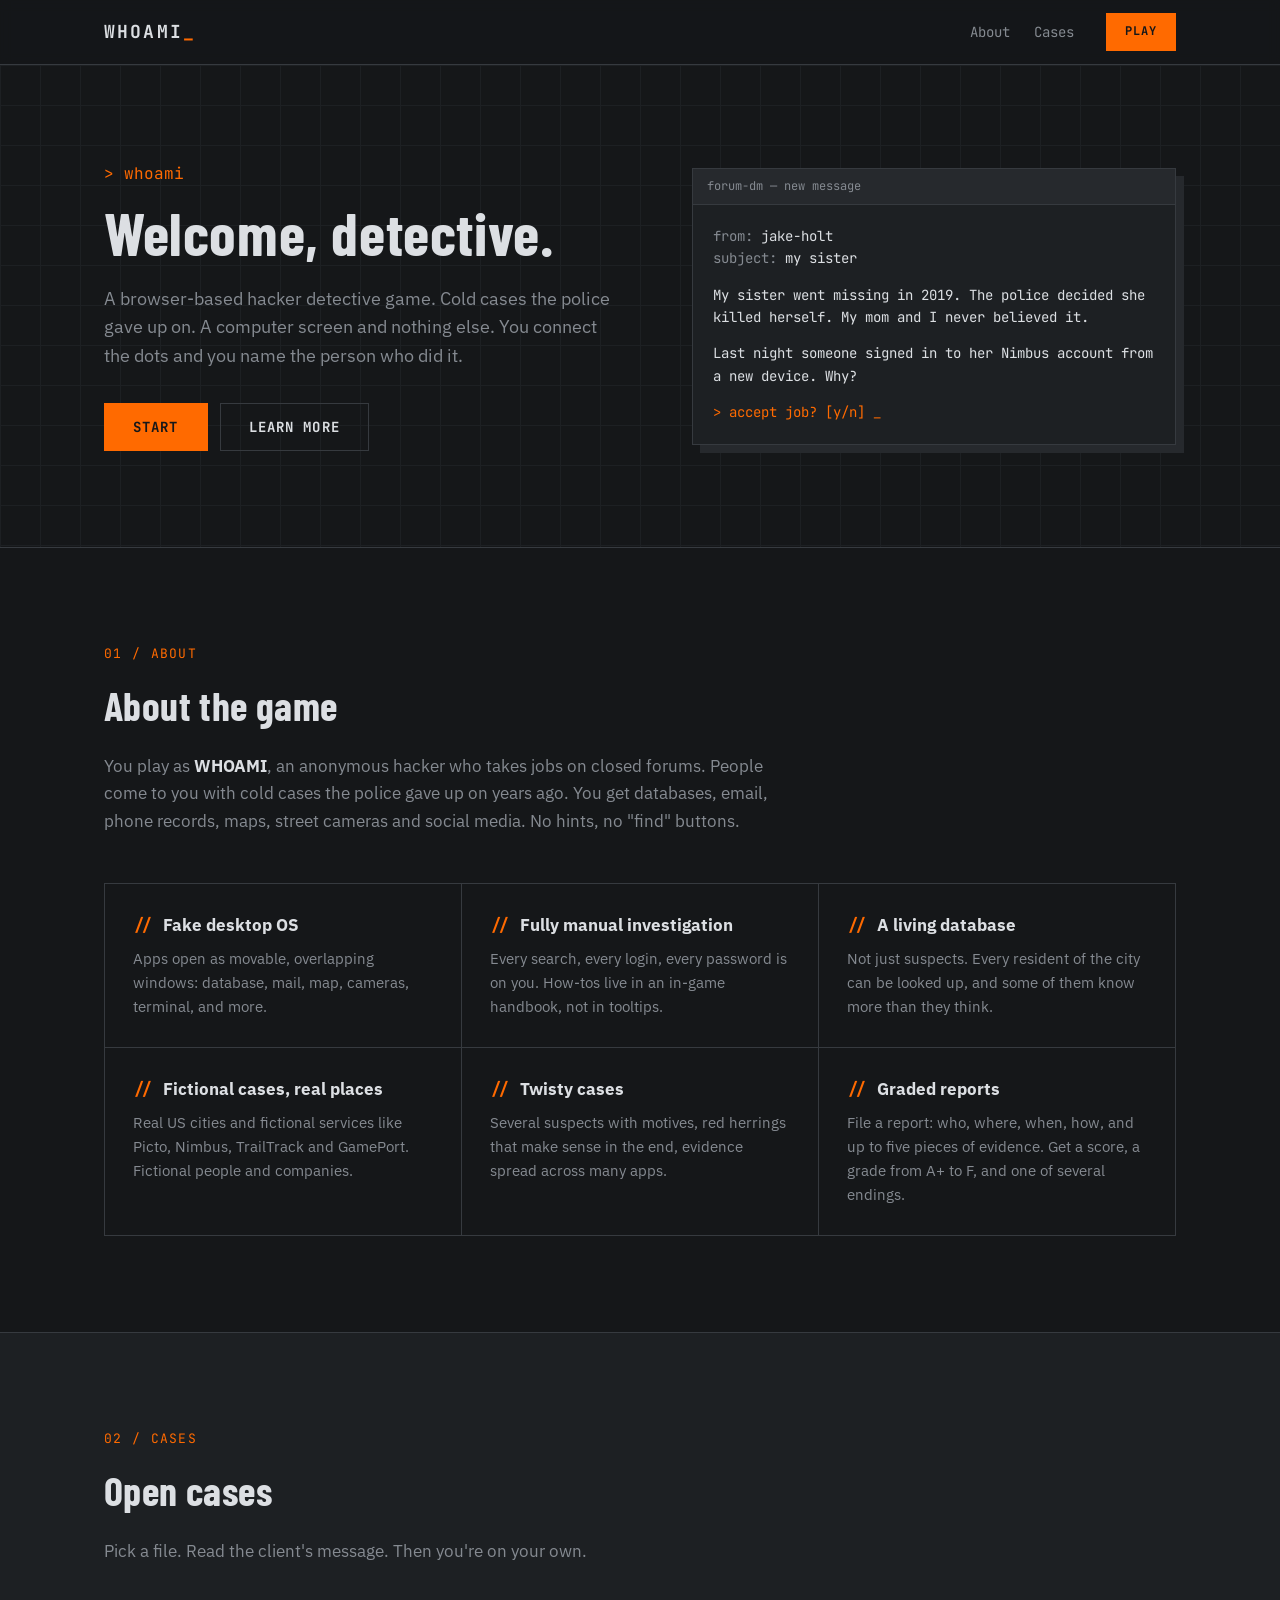
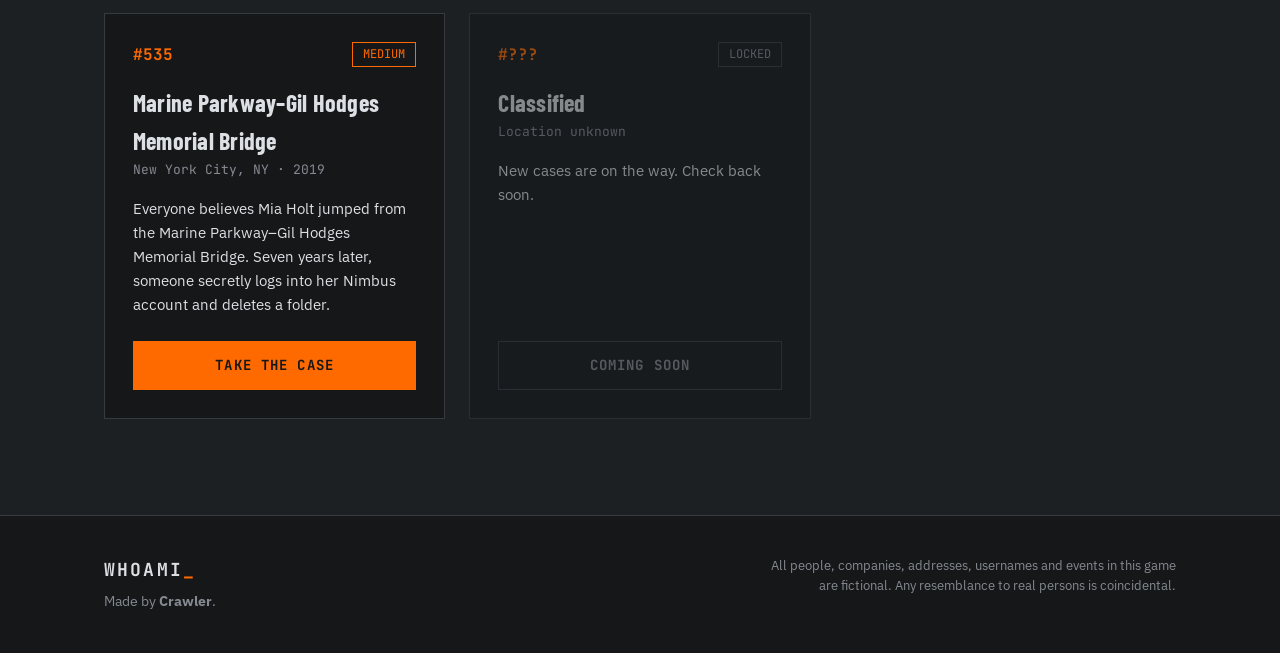
<file: index.html>
<!DOCTYPE html>
<html lang="en">
<head>
  <meta charset="UTF-8">
  <meta name="viewport" content="width=device-width, initial-scale=1.0">
  <title>WHOAMI</title>

  <!-- Fonts: Barlow Condensed (headings), IBM Plex Sans (UI), JetBrains Mono (labels, data) -->
  <link rel="preconnect" href="https://fonts.googleapis.com">
  <link rel="preconnect" href="https://fonts.gstatic.com" crossorigin>
  <link rel="stylesheet" href="https://fonts.googleapis.com/css2?family=Barlow+Condensed:wght@600;700&family=IBM+Plex+Sans:wght@400;500;600&family=JetBrains+Mono:wght@400;500;700&display=swap">

  <link rel="stylesheet" href="css/style.css">
</head>
<body>
  <!-- Nav -->
  <nav class="nav">
    <div class="container nav-inner">
      <a href="#" class="logo">WHOAMI<span class="cursor">_</span></a>
      <ul class="nav-links">
        <li><a href="#about">About</a></li>
        <li><a href="#cases">Cases</a></li>
      </ul>
      <a href="#cases" class="btn btn-small" data-cursor="PLAY">Play</a>
    </div>
  </nav>

  <!-- Header -->
  <header class="hero">
    <div class="container hero-inner">
      <div class="hero-text">
        <p class="prompt">&gt; whoami</p>
        <h1>Welcome, detective.</h1>
        <p class="hero-lead">
          A browser-based hacker detective game. Cold cases the police gave up on.
          A computer screen and nothing else. You connect the dots and you name the person who did it.
        </p>
        <div class="hero-actions">
          <a href="#cases" class="btn" data-cursor="START">Start</a>
          <a href="#about" class="btn btn-ghost" data-cursor="READ FILE">Learn more</a>
        </div>
      </div>

      <div class="terminal" aria-hidden="true">
        <div class="terminal-bar">
          <span>forum-dm — new message</span>
        </div>
        <div class="terminal-body">
          <p><span class="muted">from:</span> jake-holt</p>
          <p><span class="muted">subject:</span> my sister</p>
          <p class="terminal-msg">
            My sister went missing in 2019. The police decided she killed herself.
            My mom and I never believed it.
          </p>
          <p class="terminal-msg">
            Last night someone signed in to her Nimbus account from a new device. Why?
          </p>
          <p class="accent">&gt; accept job? [y/n] <span class="cursor">_</span></p>
        </div>
      </div>
    </div>
  </header>

  <main>
    <!-- About -->
    <section id="about" class="section">
      <div class="container">
        <p class="section-label">01 / About</p>
        <h2>About the game</h2>
        <p class="section-lead">
          You play as <strong>WHOAMI</strong>, an anonymous hacker who takes jobs on closed forums.
          People come to you with cold cases the police gave up on years ago. You get databases, email,
          phone records, maps, street cameras and social media. No hints, no "find" buttons.
        </p>

        <div class="features">
          <article class="feature">
            <h3>Fake desktop OS</h3>
            <p>Apps open as movable, overlapping windows: database, mail, map, cameras, terminal, and more.</p>
          </article>
          <article class="feature">
            <h3>Fully manual investigation</h3>
            <p>Every search, every login, every password is on you. How-tos live in an in-game handbook, not in tooltips.</p>
          </article>
          <article class="feature">
            <h3>A living database</h3>
            <p>Not just suspects. Every resident of the city can be looked up, and some of them know more than they think.</p>
          </article>
          <article class="feature">
            <h3>Fictional cases, real places</h3>
            <p>Real US cities and fictional services like Picto, Nimbus, TrailTrack and GamePort. Fictional people and companies.</p>
          </article>
          <article class="feature">
            <h3>Twisty cases</h3>
            <p>Several suspects with motives, red herrings that make sense in the end, evidence spread across many apps.</p>
          </article>
          <article class="feature">
            <h3>Graded reports</h3>
            <p>File a report: who, where, when, how, and up to five pieces of evidence. Get a score, a grade from A+ to F, and one of several endings.</p>
          </article>
        </div>
      </div>
    </section>

    <!-- Cases -->
    <section id="cases" class="section section-alt">
      <div class="container">
        <p class="section-label">02 / Cases</p>
        <h2>Open cases</h2>
        <p class="section-lead">Pick a file. Read the client's message. Then you're on your own.</p>

        <div class="cases">
          <article class="case-card">
            <div class="case-head">
              <span class="case-id">#535</span>
              <span class="tag tag-medium">Medium</span>
            </div>
            <h3>Marine Parkway–Gil Hodges Memorial Bridge</h3>
            <p class="case-meta">New York City, NY · 2019</p>
            <p class="case-summary">
              Everyone believes Mia Holt jumped from the Marine Parkway–Gil Hodges Memorial Bridge. Seven years later, someone secretly
              logs into her Nimbus account and deletes a folder.
            </p>
            <a href="game.html?case=535" class="btn btn-block" data-cursor="OPEN CASE #535">Take the case</a>
          </article>

          <article class="case-card case-locked">
            <div class="case-head">
              <span class="case-id">#???</span>
              <span class="tag">Locked</span>
            </div>
            <h3>Classified</h3>
            <p class="case-meta">Location unknown</p>
            <p class="case-summary">New cases are on the way. Check back soon.</p>
            <span class="btn btn-block btn-disabled" data-cursor="ACCESS DENIED">Coming soon</span>
          </article>
        </div>
      </div>
    </section>
  </main>

  <!-- Footer -->
  <footer class="footer">
    <div class="container footer-inner">
      <div>
        <a href="#" class="logo">WHOAMI<span class="cursor">_</span></a>
        <p class="footer-note">Made by <strong>Crawler</strong>.</p>
      </div>
      <p class="footer-disclaimer">
        All people, companies, addresses, usernames and events in this game are fictional.
        Any resemblance to real persons is coincidental.
      </p>
    </div>
  </footer>
  <script src="js/cursor.js"></script>
</body>
</html>
</file>
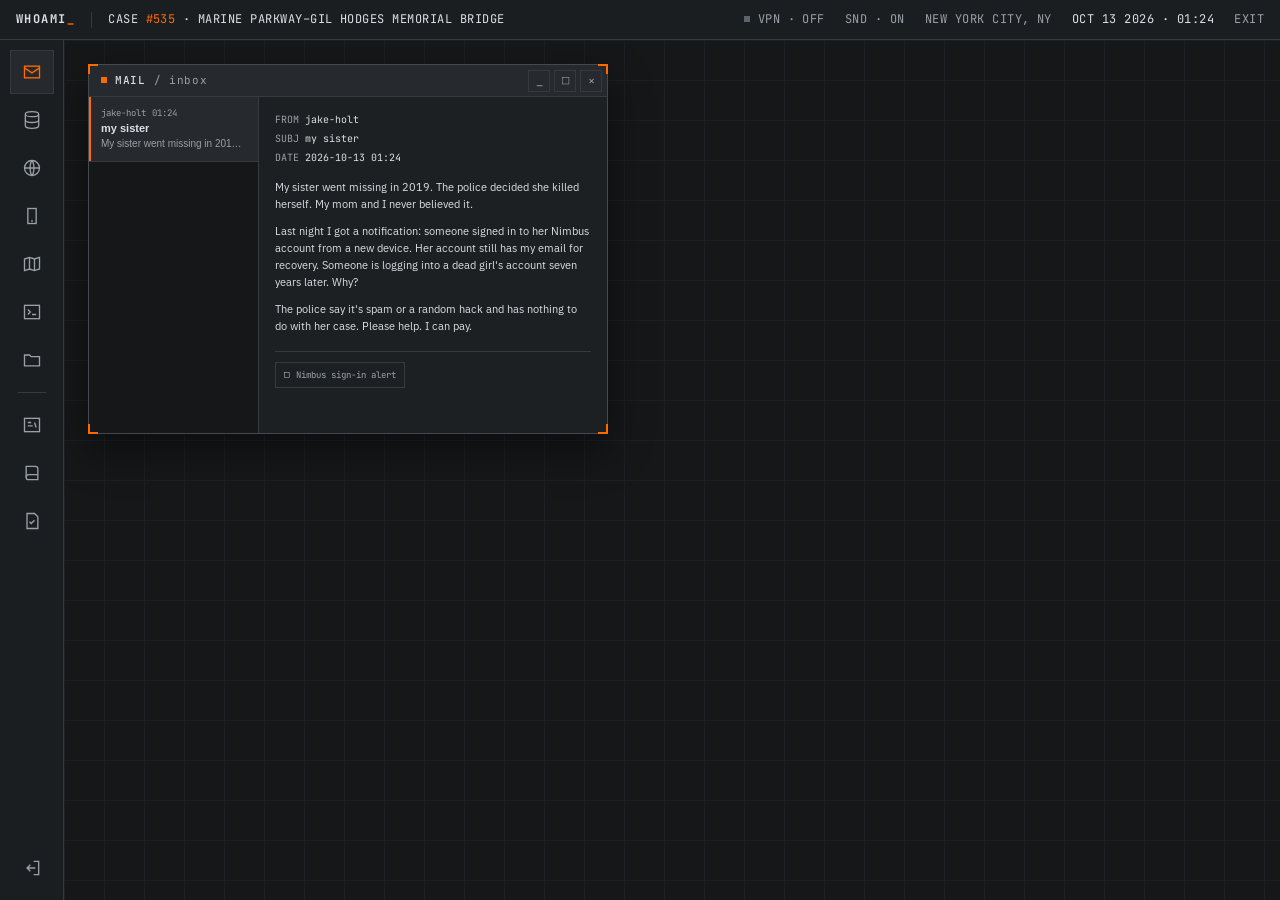
<file: game.html>
<!DOCTYPE html>
<html lang="en">
<head>
  <meta charset="UTF-8">
  <meta name="viewport" content="width=device-width, initial-scale=1.0">
  <title>WHOAMI — Case</title>

  <!-- Fonts: Barlow Condensed (headings), IBM Plex Sans (UI), JetBrains Mono (labels, data) -->
  <link rel="preconnect" href="https://fonts.googleapis.com">
  <link rel="preconnect" href="https://fonts.gstatic.com" crossorigin>
  <link rel="stylesheet" href="https://fonts.googleapis.com/css2?family=Barlow+Condensed:wght@600;700&family=IBM+Plex+Sans:wght@400;500;600&family=JetBrains+Mono:wght@400;500;700&display=swap">

  <!-- style.css = shared reset and the blinking cursor; os.css = everything for the game OS -->
  <link rel="stylesheet" href="css/style.css">
  <link rel="stylesheet" href="css/os.css">
</head>
<body class="game">
  <div class="os">
    <!-- Top bar: case info and clock are filled in by js/topbar.js -->
    <header class="topbar">
      <span class="topbar-logo">WHOAMI<span class="cursor">_</span></span>
      <span class="topbar-divider"></span>
      <span id="case-label" class="topbar-case">LOADING CASE...</span>

      <div class="topbar-right">
        <span id="topbar-vpn" class="topbar-vpn is-off"><span class="vpn-square"></span><span>VPN · OFF</span></span>
        <button id="sound-toggle" class="topbar-sound" type="button" aria-label="Sound">SND · ON</button>
        <span id="case-city"></span>
        <span id="game-clock">--- -- ---- · --:--</span>
        <a href="index.html#cases" class="topbar-exit">EXIT</a>
      </div>
    </header>

    <div class="os-main">
      <!-- Dock: buttons are built by js/main.js from the list in js/apps.js -->
      <nav id="dock" class="dock" aria-label="Apps"></nav>

      <!-- Desktop: every app window is added in here by js/windows.js -->
      <main id="windows" class="desktop"></main>
    </div>
  </div>

  <!-- Shown instead of the OS on small screens (see os.css) -->
  <div class="os-small-screen">
    <p class="os-small-title">WHOAMI<span class="cursor">_</span></p>
    <p>WHOAMI runs on a computer. Open this page on a desktop or laptop.</p>
  </div>

  <!-- Order matters: each file uses things defined in the files above it -->
  <script src="js/sound.js"></script>
  <script src="js/evidence.js"></script>
  <script src="js/database.js"></script>
  <script src="js/handbook.js"></script>
  <script src="js/mail.js"></script>
  <script src="js/terminal.js"></script>
  <script src="js/browser.js"></script>
  <script src="js/phone.js"></script>
  <script src="js/files.js"></script>
  <script src="js/board.js"></script>
  <script src="js/report.js"></script>
  <script src="js/map.js"></script>
  <script src="js/apps.js"></script>
  <script src="js/windows.js"></script>
  <script src="js/topbar.js?v=5"></script>
  <script src="js/main.js?v=5"></script>
</body>
</html>
</file>
<file: css/style.css>
/* WHOAMI — base styles
   Direction: dark gray monochrome OS (faint blue tint), orange accent, sharp corners everywhere. */

:root {
  --bg: #151719;
  --surface: #1d2023;
  --surface-2: #26292d;
  --border: #363a3f;
  --text: #dcdfe3;
  --text-muted: #858a91;
  --accent: #ff6a00;
  --radius: 0;
  /* The three WHOAMI fonts, used by the site, the game (os.css) and the map:
     Barlow Condensed for headings, IBM Plex Sans for UI text, JetBrains Mono for labels and data. */
  --font-display: "Barlow Condensed", sans-serif;
  --font-ui: "IBM Plex Sans", system-ui, sans-serif;
  --font-mono: "JetBrains Mono", ui-monospace, monospace;
}

*,
*::before,
*::after {
  box-sizing: border-box;
  margin: 0;
  padding: 0;
  border-radius: var(--radius);
}

html {
  scroll-behavior: smooth;
  scroll-padding-top: 64px;
}

body {
  background: var(--bg);
  color: var(--text);
  font-family: var(--font-ui);
  line-height: 1.6;
}

a {
  color: inherit;
  text-decoration: none;
}

ul {
  list-style: none;
}

.container {
  width: 100%;
  max-width: 1120px;
  margin: 0 auto;
  padding: 0 24px;
}

.muted {
  color: var(--text-muted);
}

.accent {
  color: var(--accent);
}

/* ---------- Buttons ---------- */

.btn {
  display: inline-block;
  padding: 12px 28px;
  background: var(--accent);
  color: var(--bg);
  border: 1px solid var(--accent);
  font-family: var(--font-mono);
  font-size: 14px;
  font-weight: 700;
  text-transform: uppercase;
  letter-spacing: 0.08em;
  text-align: center;
  cursor: pointer;
  transition: background 0.15s, color 0.15s;
}

.btn:hover {
  background: transparent;
  color: var(--accent);
}

.btn-ghost {
  background: transparent;
  color: var(--text);
  border-color: var(--border);
}

.btn-ghost:hover {
  color: var(--accent);
  border-color: var(--accent);
}

.btn-small {
  padding: 8px 18px;
  font-size: 12px;
}

.btn-block {
  display: block;
  width: 100%;
}

.btn-disabled,
.btn-disabled:hover {
  background: transparent;
  color: var(--text-muted);
  border-color: var(--border);
  cursor: not-allowed;
}

/* ---------- Logo / cursor ---------- */

.logo {
  font-family: var(--font-mono);
  font-weight: 700;
  font-size: 18px;
  letter-spacing: 0.12em;
  color: var(--text);
}

.cursor {
  color: var(--accent);
  animation: blink 1s steps(1) infinite;
}

@keyframes blink {
  50% {
    opacity: 0;
  }
}

/* ---------- Mouse cursor (js/cursor.js) ---------- */

html.has-mouse,
html.has-mouse * {
  cursor: none !important;
}

.mouse-dot,
.mouse-frame,
.mouse-label {
  position: fixed;
  top: 0;
  left: 0;
  z-index: 1000;
  pointer-events: none;
  transition: opacity 0.2s;
}

.mouse-hidden .mouse-dot,
.mouse-hidden .mouse-frame,
.mouse-hidden .mouse-label {
  opacity: 0;
}

.mouse-dot {
  width: 4px;
  height: 4px;
  margin: -2px 0 0 -2px;
  background: var(--accent);
}

/* Four corner brackets */
.mouse-frame i {
  position: absolute;
  width: 8px;
  height: 8px;
  border: 0 solid var(--accent);
  transition: width 0.2s, height 0.2s, border-color 0.1s;
}

.mouse-frame i:nth-child(1) { top: 0; left: 0; border-top-width: 2px; border-left-width: 2px; }
.mouse-frame i:nth-child(2) { top: 0; right: 0; border-top-width: 2px; border-right-width: 2px; }
.mouse-frame i:nth-child(3) { bottom: 0; left: 0; border-bottom-width: 2px; border-left-width: 2px; }
.mouse-frame i:nth-child(4) { bottom: 0; right: 0; border-bottom-width: 2px; border-right-width: 2px; }

.mouse-frame.is-locked i {
  width: 12px;
  height: 12px;
}

.mouse-frame.is-down i {
  border-color: var(--text);
}

.mouse-frame.is-denied i {
  border-color: var(--text-muted);
}

.mouse-label {
  font-family: var(--font-mono);
  font-size: 10px;
  letter-spacing: 0.08em;
  color: var(--text-muted);
  white-space: nowrap;
}

.mouse-label.is-locked {
  color: var(--accent);
}

/* ---------- Nav ---------- */

.nav {
  position: sticky;
  top: 0;
  z-index: 10;
  background: rgba(21, 23, 25, 0.92);
  backdrop-filter: blur(6px);
  border-bottom: 1px solid var(--border);
}

.nav-inner {
  display: flex;
  align-items: center;
  gap: 32px;
  height: 64px;
}

.nav-links {
  display: flex;
  gap: 24px;
  margin-left: auto;
}

.nav-links a {
  font-family: var(--font-mono);
  font-size: 14px;
  color: var(--text-muted);
  transition: color 0.15s;
}

.nav-links a:hover {
  color: var(--accent);
}

/* ---------- Header / hero ---------- */

.hero {
  padding: 96px 0;
  border-bottom: 1px solid var(--border);
  background-image:
    linear-gradient(var(--surface) 1px, transparent 1px),
    linear-gradient(90deg, var(--surface) 1px, transparent 1px);
  background-size: 40px 40px;
}

.hero-inner {
  display: grid;
  grid-template-columns: 1.1fr 1fr;
  gap: 56px;
  align-items: center;
}

.prompt {
  font-family: var(--font-mono);
  color: var(--accent);
  margin-bottom: 12px;
}

.hero h1,
.section h2,
.case-card h3 {
  font-family: var(--font-display);
  font-weight: 700;
  letter-spacing: 0.01em;
}

.hero h1 {
  font-size: clamp(36px, 6vw, 60px);
  line-height: 1.1;
  margin-bottom: 20px;
}

.hero-lead {
  max-width: 520px;
  font-size: 18px;
  color: var(--text-muted);
  margin-bottom: 32px;
}

.hero-actions {
  display: flex;
  flex-wrap: wrap;
  gap: 12px;
}

/* Fake terminal window */

.terminal {
  background: var(--surface);
  border: 1px solid var(--border);
  box-shadow: 8px 8px 0 var(--surface-2);
  font-family: var(--font-mono);
  font-size: 14px;
}

.terminal-bar {
  padding: 8px 14px;
  background: var(--surface-2);
  border-bottom: 1px solid var(--border);
  color: var(--text-muted);
  font-size: 12px;
}

.terminal-body {
  padding: 20px;
}

.terminal-msg {
  margin: 14px 0;
  color: var(--text);
}

/* ---------- Sections ---------- */

.section {
  padding: 96px 0;
}

.section-alt {
  background: var(--surface);
  border-top: 1px solid var(--border);
  border-bottom: 1px solid var(--border);
}

.section-label {
  font-family: var(--font-mono);
  font-size: 13px;
  color: var(--accent);
  text-transform: uppercase;
  letter-spacing: 0.1em;
  margin-bottom: 8px;
}

.section h2 {
  font-size: clamp(28px, 4vw, 40px);
  margin-bottom: 16px;
}

.section-lead {
  max-width: 680px;
  color: var(--text-muted);
  font-size: 17px;
  margin-bottom: 48px;
}

.section-lead strong {
  color: var(--text);
}

/* About: features */

.features {
  display: grid;
  grid-template-columns: repeat(3, 1fr);
  gap: 1px;
  background: var(--border);
  border: 1px solid var(--border);
}

.feature {
  padding: 28px;
  background: var(--bg);
  transition: background 0.15s;
}

.feature:hover {
  background: var(--surface);
}

.feature h3 {
  font-size: 17px;
  margin-bottom: 8px;
}

.feature h3::before {
  content: "// ";
  font-family: var(--font-mono);
  color: var(--accent);
}

.feature p {
  color: var(--text-muted);
  font-size: 15px;
}

/* Cases */

.cases {
  display: grid;
  grid-template-columns: repeat(auto-fill, minmax(300px, 1fr));
  gap: 24px;
}

.case-card {
  display: flex;
  flex-direction: column;
  padding: 28px;
  background: var(--bg);
  border: 1px solid var(--border);
  transition: border-color 0.15s;
}

.case-card:not(.case-locked):hover {
  border-color: var(--accent);
}

.case-head {
  display: flex;
  justify-content: space-between;
  align-items: center;
  margin-bottom: 16px;
}

.case-id {
  font-family: var(--font-mono);
  color: var(--accent);
  font-weight: 700;
}

.tag {
  padding: 2px 10px;
  border: 1px solid var(--border);
  font-family: var(--font-mono);
  font-size: 12px;
  text-transform: uppercase;
  color: var(--text-muted);
}

.tag-medium {
  border-color: var(--accent);
  color: var(--accent);
}

.case-card h3 {
  font-size: 24px;
}

.case-meta {
  font-family: var(--font-mono);
  font-size: 13px;
  color: var(--text-muted);
  margin-bottom: 16px;
}

.case-summary {
  flex: 1;
  margin-bottom: 24px;
  font-size: 15px;
}

.case-locked {
  opacity: 0.55;
}

/* ---------- Footer ---------- */

.footer {
  padding: 40px 0;
}

.footer-inner {
  display: flex;
  justify-content: space-between;
  align-items: flex-start;
  gap: 32px;
}

.footer-note {
  margin-top: 6px;
  font-size: 14px;
  color: var(--text-muted);
}

.footer-disclaimer {
  max-width: 420px;
  font-size: 13px;
  color: var(--text-muted);
  text-align: right;
}
</file>
<file: css/os.css>
/* WHOAMI — Game OS (game.html only)
   Loaded after style.css: reuses its reset and the blinking .cursor,
   its font tokens, and overrides the color tokens for the game.
   Sharp corners everywhere (border-radius is 0 from style.css). */

:root {
  --bg: #151719;
  --surface: #1d2023;
  --surface-2: #26292d;
  --bar: #1b1e21;
  --titlebar: #222529;
  --border: #363a3f;
  --border-strong: #44494f;
  --text: #dcdfe3;
  --text-muted: #9aa0a8;
  --text-dim: #5d636b;
  --accent: #ff6a00;
  --grid-line: #1c1f23;
  /* Fonts come from style.css */
}

body.game {
  height: 100vh;
  overflow: hidden; /* the OS never scrolls, only window contents do */
  font-family: var(--font-ui);
  font-size: 14px;
  line-height: 1.4;
}

/* Top bar on top, dock + desktop below */
.os {
  display: flex;
  flex-direction: column;
  height: 100%;
}

/* No text selection while moving or resizing a window */
body.is-dragging,
body.is-dragging *,
body.is-resizing,
body.is-resizing * {
  user-select: none;
}

body.is-resizing * {
  cursor: nwse-resize !important;
}

/* ---------- Top bar ---------- */

.topbar {
  display: flex;
  align-items: center;
  gap: 16px;
  flex-shrink: 0;
  height: 40px;
  padding: 0 16px;
  background: var(--bar);
  border-bottom: 1px solid var(--border);
  font-family: var(--font-mono);
  font-size: 12px;
  letter-spacing: 0.04em;
  color: var(--text-muted);
  white-space: nowrap;
}

.topbar-logo {
  font-weight: 700;
  letter-spacing: 0.12em;
  color: var(--text);
}

.topbar-divider {
  width: 1px;
  height: 16px;
  background: var(--border);
}

.topbar-case {
  color: var(--text);
}

.topbar-right {
  display: flex;
  align-items: center;
  gap: 20px;
  margin-left: auto; /* pushes this group to the right */
}

.topbar-vpn {
  display: flex;
  align-items: center;
  gap: 8px;
}

.vpn-square {
  width: 6px;
  height: 6px;
  background: var(--accent);
}

.topbar-vpn.is-off .vpn-square {
  background: var(--text-dim);
}

.topbar-sound {
  padding: 0;
  background: transparent;
  border: 0;
  color: var(--text-muted);
  font: inherit;
  letter-spacing: inherit;
  cursor: pointer;
}

.topbar-sound:hover,
.topbar-sound:focus-visible {
  color: var(--accent);
  outline: none;
}

#game-clock {
  color: var(--text);
}

.topbar-exit {
  color: var(--text-muted);
  transition: color 0.15s;
}

.topbar-exit:hover,
.topbar-exit:focus-visible {
  color: var(--accent);
}

.topbar-exit:focus-visible {
  outline: 1px solid var(--accent);
  outline-offset: 4px;
}

/* ---------- Dock + desktop row ---------- */

.os-main {
  flex: 1;
  display: flex;
  min-height: 0; /* lets this row shrink to the space left under the top bar */
}

/* ---------- Dock ---------- */

.dock {
  position: relative;
  z-index: 10; /* above the desktop, so tooltips show on top of windows */
  display: flex;
  flex-direction: column;
  align-items: center;
  gap: 4px;
  flex-shrink: 0;
  width: 64px;
  padding: 10px 0;
  background: var(--bar);
  border-right: 1px solid var(--border);
}

.dock-btn {
  position: relative;
  display: flex;
  align-items: center;
  justify-content: center;
  flex-shrink: 0;
  width: 44px;
  height: 44px;
  background: transparent;
  border: 1px solid transparent;
  color: var(--text-muted);
  cursor: pointer;
  transition: color 0.15s, border-color 0.15s, background 0.15s;
}

.dock-btn:hover {
  border-color: var(--border);
  color: var(--text);
}

.dock-btn:focus-visible {
  outline: 1px solid var(--accent);
  outline-offset: 1px;
}

/* App has a window open */
.dock-btn.is-open {
  background: var(--surface-2);
  border-color: var(--border);
  color: var(--accent);
}

/* App is open but minimized: small orange square under the icon */
.dock-btn.is-minimized::after {
  content: "";
  position: absolute;
  bottom: 4px;
  left: 50%;
  width: 4px;
  height: 4px;
  margin-left: -2px;
  background: var(--accent);
}

/* Unread mail: small orange square in the top-right corner of the Mail icon */
.dock-btn.has-unread::before {
  content: "";
  position: absolute;
  top: 6px;
  right: 6px;
  width: 6px;
  height: 6px;
  background: var(--accent);
}

.dock-divider {
  flex-shrink: 0;
  width: 28px;
  height: 1px;
  margin: 6px 0;
  background: var(--border);
}

.dock-exit {
  margin-top: auto; /* sticks to the bottom of the dock */
}

/* Name label to the right of a dock button */
.dock-tooltip {
  position: absolute;
  top: 50%;
  left: calc(100% + 10px);
  transform: translateY(-50%);
  padding: 4px 8px;
  background: var(--surface-2);
  border: 1px solid var(--border);
  color: var(--text);
  font-family: var(--font-mono);
  font-size: 11px;
  letter-spacing: 0.06em;
  text-transform: uppercase;
  white-space: nowrap;
  pointer-events: none;
  opacity: 0;
  visibility: hidden;
  transition: opacity 0.12s;
}

.dock-btn:hover .dock-tooltip,
.dock-btn:focus-visible .dock-tooltip {
  opacity: 1;
  visibility: visible;
}

/* ---------- Desktop ---------- */

.desktop {
  position: relative; /* windows are positioned inside this box */
  z-index: 0; /* keeps window z-indexes inside the desktop, under the dock */
  flex: 1;
  overflow: hidden;
  background-color: var(--bg);
  background-image:
    linear-gradient(var(--grid-line) 1px, transparent 1px),
    linear-gradient(90deg, var(--grid-line) 1px, transparent 1px);
  background-size: 40px 40px;
}

/* ---------- Windows ---------- */

.window {
  position: absolute;
  display: flex;
  flex-direction: column;
  min-width: 360px;
  min-height: 220px;
  background: var(--surface);
  border: 1px solid var(--border);
  box-shadow: 0 16px 40px rgba(0, 0, 0, 0.45);
}

.window.is-active {
  border-color: var(--border-strong);
}

.window.is-minimized {
  display: none;
}

.window.is-maximized {
  box-shadow: none;
}

/* Title bar */
.win-titlebar {
  display: flex;
  align-items: center;
  gap: 12px;
  flex-shrink: 0;
  height: 32px;
  padding: 0 5px 0 12px;
  background: var(--titlebar);
  border-bottom: 1px solid var(--border);
  font-family: var(--font-mono);
  font-size: 11px;
  letter-spacing: 0.06em;
  text-transform: uppercase;
  user-select: none;
  touch-action: none; /* needed for pointer dragging on touch screens */
}

.window.is-active .win-titlebar {
  background: var(--surface-2);
}

.win-title {
  display: flex;
  align-items: center;
  gap: 8px;
  min-width: 0;
  overflow: hidden;
  white-space: nowrap;
}

/* Small orange square before the name, only on the active window */
.win-square {
  display: none;
  flex-shrink: 0;
  width: 6px;
  height: 6px;
  background: var(--accent);
}

.window.is-active .win-square {
  display: block;
}

.win-name {
  font-weight: 500;
  color: var(--text);
}

.win-subtitle {
  color: var(--text-muted);
  text-transform: none;
}

/* _ □ × buttons */
.win-controls {
  display: flex;
  gap: 4px;
  margin-left: auto;
}

.win-btn {
  display: flex;
  align-items: center;
  justify-content: center;
  width: 22px;
  height: 22px;
  background: transparent;
  border: 1px solid var(--border);
  color: var(--text-muted);
  font-family: var(--font-mono);
  font-size: 12px;
  line-height: 1;
  cursor: pointer;
  transition: color 0.15s, border-color 0.15s;
}

.win-btn:hover {
  color: var(--text);
  border-color: var(--border-strong);
}

.win-close:hover {
  color: var(--accent);
  border-color: var(--accent);
}

.win-btn:focus-visible {
  outline: 1px solid var(--accent);
  outline-offset: 1px;
}

/* Corner brackets: grey on inactive windows, orange on the active one */
.win-corner {
  position: absolute;
  z-index: 2;
  width: 10px;
  height: 10px;
  border: 0 solid var(--text-dim);
  pointer-events: none;
}

.win-corner-tl { top: -1px; left: -1px; border-top-width: 2px; border-left-width: 2px; }
.win-corner-tr { top: -1px; right: -1px; border-top-width: 2px; border-right-width: 2px; }
.win-corner-bl { bottom: -1px; left: -1px; border-bottom-width: 2px; border-left-width: 2px; }
.win-corner-br { bottom: -1px; right: -1px; border-bottom-width: 2px; border-right-width: 2px; }

.window.is-active .win-corner {
  border-color: var(--accent);
}

/* App content: fills the rest of the window, scrolls if it's too long */
.win-content {
  flex: 1;
  min-height: 0;
  overflow: auto;
}

/* Invisible grab area in the bottom-right corner for resizing */
.win-resize {
  position: absolute;
  right: 0;
  bottom: 0;
  z-index: 3;
  width: 14px;
  height: 14px;
  cursor: nwse-resize;
  touch-action: none;
}

.window.is-maximized .win-resize {
  display: none;
}

/* ---------- App placeholder ("module offline") ---------- */

.app-placeholder {
  display: flex;
  flex-direction: column;
  align-items: center;
  justify-content: center;
  gap: 6px;
  height: 100%;
  padding: 24px;
  font-family: var(--font-mono);
  font-size: 13px;
  color: var(--text-muted);
  text-align: center;
}

.app-placeholder-note {
  font-size: 11px;
  letter-spacing: 0.04em;
}

/* ---------- Terminal ---------- */

.terminal-app {
  display: flex;
  flex-direction: column;
  height: 100%;
  min-height: 0;
  padding: 10px;
  background: #111315;
  color: #c5d3c0;
  font-family: var(--font-mono);
  font-size: 11px;
}

.terminal-output {
  flex: 1;
  min-height: 0;
  overflow: auto;
  white-space: pre-wrap;
  overflow-wrap: anywhere;
}

.terminal-line {
  margin: 0 0 5px;
  line-height: 1.5;
}

.terminal-command {
  color: var(--text);
}

.terminal-error {
  color: #ff927d;
}

.terminal-form {
  display: flex;
  align-items: center;
  gap: 8px;
  flex-shrink: 0;
  padding-top: 8px;
  border-top: 1px solid var(--border);
}

.terminal-prompt {
  flex-shrink: 0;
  color: var(--accent);
}

.terminal-input {
  flex: 1;
  min-width: 0;
  padding: 2px 0;
  background: transparent;
  border: 0;
  color: var(--text);
  font: inherit;
  outline: none;
}

.terminal-file-viewer {
  height: 100%;
  margin: 0;
  padding: 16px;
  overflow: auto;
  color: var(--text);
  font-family: var(--font-mono);
  font-size: 11px;
  white-space: pre-wrap;
  overflow-wrap: anywhere;
}

/* ---------- Files app ---------- */

.files-app {
  display: grid;
  grid-template-columns: 142px minmax(0, 1fr);
  height: 100%;
  min-height: 0;
  background: var(--bg);
}

.files-sidebar {
  display: flex;
  flex-direction: column;
  gap: 3px;
  padding: 10px 7px;
  background: var(--surface);
  border-right: 1px solid var(--border);
}

.files-location,
.files-nav-button,
.files-breadcrumb {
  background: transparent;
  border: 1px solid transparent;
  color: var(--text-muted);
  font: inherit;
  cursor: pointer;
}

.files-location {
  padding: 8px;
  text-align: left;
  font-size: 10px;
}

.files-location:hover,
.files-location.is-selected {
  background: var(--surface-2);
  border-color: var(--border);
  color: var(--text);
}

.files-main {
  display: flex;
  flex-direction: column;
  min-width: 0;
  min-height: 0;
}

.files-toolbar {
  display: flex;
  align-items: center;
  gap: 5px;
  min-height: 42px;
  padding: 6px 10px;
  border-bottom: 1px solid var(--border);
}

.files-nav-button {
  width: 25px;
  height: 25px;
  border-color: var(--border);
  font-size: 14px;
}

.files-nav-button:disabled {
  opacity: 0.4;
  cursor: default;
}

.files-breadcrumbs {
  display: flex;
  align-items: center;
  min-width: 0;
  gap: 5px;
  margin-left: 5px;
  overflow: auto;
}

.files-breadcrumb {
  flex-shrink: 0;
  padding: 3px;
  color: var(--text);
  font-family: var(--font-mono);
  font-size: 9px;
}

.files-breadcrumb-separator {
  color: var(--text-dim);
  font-size: 10px;
}

.files-list {
  display: grid;
  grid-template-columns: repeat(auto-fill, minmax(145px, 1fr));
  align-content: start;
  gap: 8px;
  min-height: 0;
  padding: 12px;
  overflow: auto;
}

.files-entry {
  display: flex;
  align-items: center;
  gap: 9px;
  min-width: 0;
  min-height: 64px;
  padding: 9px;
  background: var(--surface);
  border: 1px solid var(--border);
  color: var(--text);
  text-align: left;
  cursor: pointer;
}

.files-entry:hover,
.files-entry:focus-visible {
  border-color: var(--accent);
  outline: none;
}

.files-entry.is-locked {
  border-style: dashed;
}

.files-entry-icon {
  display: grid;
  flex: 0 0 34px;
  place-items: center;
  width: 34px;
  height: 34px;
  background: var(--surface-2);
  border: 1px solid var(--border-strong);
  color: var(--accent);
  font-family: var(--font-mono);
  font-size: 8px;
}

.files-entry-details {
  display: flex;
  flex-direction: column;
  min-width: 0;
  gap: 4px;
}

.files-entry-name {
  overflow-wrap: anywhere;
  font-size: 10px;
  font-weight: 600;
}

.files-entry-description {
  color: var(--text-muted);
  font-size: 8px;
  line-height: 1.4;
}

.files-empty {
  grid-column: 1 / -1;
  align-self: center;
  justify-self: center;
  max-width: 300px;
  color: var(--text-muted);
  font-size: 10px;
  line-height: 1.6;
  text-align: center;
}

.files-archive-note {
  padding: 18px;
  color: var(--text);
  font-size: 11px;
  line-height: 1.6;
}

/* ---------- Phone ---------- */

.phone-app {
  display: flex;
  flex-direction: column;
  height: 100%;
  min-height: 0;
  background: var(--bg);
}

.phone-status {
  display: flex;
  align-items: center;
  gap: 8px;
  flex-shrink: 0;
  min-height: 34px;
  padding: 0 12px;
  background: var(--bar);
  border-bottom: 1px solid var(--border);
  color: var(--text-muted);
  font-family: var(--font-mono);
  font-size: 9px;
  letter-spacing: 0.04em;
}

.phone-status-light {
  width: 6px;
  height: 6px;
  flex-shrink: 0;
  background: var(--text-dim);
}

.phone-status-light.is-connected {
  background: var(--accent);
}

.phone-status-account {
  margin-left: auto;
  text-align: right;
}

.phone-nav {
  display: flex;
  flex-shrink: 0;
  overflow-x: auto;
  background: var(--surface);
  border-bottom: 1px solid var(--border);
}

.phone-nav-button {
  flex: 1 0 auto;
  min-height: 38px;
  padding: 0 15px;
  background: transparent;
  border: 0;
  border-bottom: 2px solid transparent;
  color: var(--text-muted);
  font-family: var(--font-mono);
  font-size: 10px;
  cursor: pointer;
}

.phone-nav-button:hover,
.phone-nav-button.is-active {
  color: var(--text);
}

.phone-nav-button.is-active {
  border-bottom-color: var(--accent);
}

.phone-content {
  flex: 1;
  min-height: 0;
  padding: 14px 16px 22px;
  overflow: auto;
}

.phone-section-heading {
  display: flex;
  align-items: center;
  justify-content: space-between;
  margin-bottom: 10px;
  color: var(--accent);
  font-family: var(--font-mono);
  font-size: 10px;
  letter-spacing: 0.07em;
}

.phone-section-count {
  color: var(--text-dim);
}

.phone-access-note {
  margin: 0 0 12px;
  padding: 10px 12px;
  background: var(--surface);
  border-left: 2px solid var(--accent);
  color: var(--text-muted);
  font-size: 11px;
  line-height: 1.55;
}

.phone-record {
  margin-bottom: 10px;
  padding: 12px;
  background: var(--surface);
  border: 1px solid var(--border);
}

.phone-record.is-locked {
  border-style: dashed;
}

.phone-record-heading {
  display: flex;
  align-items: flex-start;
  justify-content: space-between;
  gap: 12px;
  padding-bottom: 8px;
  border-bottom: 1px solid var(--border);
}

.phone-record-title {
  color: var(--text);
  font-size: 12px;
  font-weight: 500;
}

.phone-record-state {
  flex-shrink: 0;
  color: var(--accent);
  font-family: var(--font-mono);
  font-size: 8px;
  letter-spacing: 0.05em;
}

.phone-record-lock {
  padding-top: 9px;
  color: var(--text-muted);
  font-family: var(--font-mono);
  font-size: 9px;
  line-height: 1.6;
  overflow-wrap: anywhere;
}

.phone-message {
  padding: 9px 0;
  border-bottom: 1px solid var(--border);
}

.phone-message:last-child {
  border-bottom: 0;
}

.phone-message-meta,
.phone-record-meta {
  display: block;
  margin: 8px 0 4px;
  color: var(--text-muted);
  font-family: var(--font-mono);
  font-size: 9px;
  overflow-wrap: anywhere;
}

.phone-message-text,
.phone-record-body {
  color: var(--text);
  font-size: 11px;
  line-height: 1.6;
  white-space: pre-wrap;
  overflow-wrap: anywhere;
}

.phone-record-subject {
  margin: 8px 0;
  color: var(--text);
  font-size: 12px;
  font-weight: 600;
}

.phone-device-row {
  display: grid;
  grid-template-columns: minmax(120px, 0.8fr) minmax(0, 2fr);
  gap: 12px;
  padding: 9px 0;
  border-bottom: 1px solid var(--border);
}

.phone-device-time {
  color: var(--accent);
  font-family: var(--font-mono);
  font-size: 9px;
  overflow-wrap: anywhere;
}

.phone-device-event {
  color: var(--text);
  font-size: 11px;
  overflow-wrap: anywhere;
}

.phone-empty {
  padding: 14px 0;
  color: var(--text-muted);
  font-size: 11px;
}

.phone-app-grid {
  display: grid;
  grid-template-columns: repeat(auto-fit, minmax(145px, 1fr));
  gap: 9px;
}

.phone-app-tile {
  display: flex;
  flex-direction: column;
  align-items: flex-start;
  min-height: 132px;
  padding: 12px;
  background: var(--surface);
  border: 1px solid var(--border);
  color: var(--text);
  text-align: left;
  cursor: pointer;
}

.phone-app-tile:hover,
.phone-app-tile:focus-visible {
  border-color: var(--accent);
}

.phone-app-tile.is-locked {
  border-style: dashed;
}

.phone-app-icon {
  display: grid;
  place-items: center;
  width: 34px;
  height: 34px;
  margin-bottom: 11px;
  background: var(--surface-2);
  border: 1px solid var(--border-strong);
  color: var(--accent);
  font-family: var(--font-mono);
  font-size: 9px;
}

.phone-app-name {
  margin-bottom: 4px;
  font-size: 11px;
  font-weight: 600;
}

.phone-app-description {
  min-height: 30px;
  color: var(--text-muted);
  font-size: 9px;
  line-height: 1.45;
}

.phone-app-state {
  margin-top: auto;
  padding-top: 10px;
  color: var(--text-dim);
  font-family: var(--font-mono);
  font-size: 8px;
}

.phone-step-summary {
  display: flex;
  align-items: baseline;
  gap: 9px;
  padding: 15px 0;
  border-bottom: 1px solid var(--border);
}

.phone-step-total {
  color: var(--accent);
  font-family: var(--font-mono);
  font-size: 27px;
}

.phone-step-label {
  color: var(--text-muted);
  font-family: var(--font-mono);
  font-size: 9px;
}

.phone-step-record .phone-device-row {
  grid-template-columns: minmax(115px, 0.8fr) minmax(0, 2fr);
}

.phone-step-bar {
  grid-column: 2;
  display: block;
  width: 100%;
  height: 3px;
  margin-top: -6px;
  background: linear-gradient(to right, var(--accent) var(--step-fill), var(--surface-2) var(--step-fill));
}

.phone-nav-button:focus-visible {
  outline: 1px solid var(--accent);
  outline-offset: -2px;
}

.phone-app-tile:focus-visible {
  outline: 1px solid var(--accent);
  outline-offset: -2px;
}

/* ---------- Database app ---------- */

.db {
  height: 100%;
}

.db-layout {
  display: grid;
  grid-template-columns: 285px minmax(0, 1fr);
  height: 100%;
  min-height: 0;
}

.db-sidebar {
  display: flex;
  flex-direction: column;
  min-width: 0;
  min-height: 0;
  background: var(--bg);
  border-right: 1px solid var(--border);
}

.db-search {
  display: flex;
  align-items: center;
  gap: 7px;
  flex-shrink: 0;
  padding: 12px 10px;
  border-bottom: 1px solid var(--border);
}

.db-prompt {
  font-family: var(--font-mono);
  font-size: 13px;
  color: var(--accent);
}

.db-input,
.db-field,
.db-submit {
  height: 32px;
  font-family: var(--font-mono);
  border: 1px solid var(--border);
}

.db-input {
  flex: 1;
  min-width: 0;
  padding: 0 8px;
  background: var(--bg);
  color: var(--text);
  font-size: 12px;
}

.db-input::placeholder {
  color: var(--text-dim);
}

.db-field {
  width: 66px;
  padding: 0 4px;
  background: var(--surface);
  color: var(--text-muted);
  font-size: 10px;
  cursor: pointer;
}

.db-submit {
  padding: 0 10px;
  background: transparent;
  border-color: var(--accent);
  color: var(--accent);
  font-size: 10px;
  font-weight: 700;
  letter-spacing: 0.06em;
  cursor: pointer;
  transition: background 0.15s, color 0.15s;
}

.db-submit:hover {
  background: var(--accent);
  color: var(--bg);
}

.db-input:focus-visible,
.db-field:focus-visible,
.db-submit:focus-visible,
.db-resident:focus-visible,
.db-connection:focus-visible,
.db-tab:focus-visible {
  outline: 1px solid var(--accent);
  outline-offset: -1px;
}

.db-results {
  flex: 1;
  min-height: 0;
  overflow: auto;
}

.db-resident {
  display: flex;
  flex-direction: column;
  gap: 3px;
  width: 100%;
  padding: 11px 12px;
  background: transparent;
  border: 0;
  border-bottom: 1px solid var(--border);
  color: var(--text);
  text-align: left;
  cursor: pointer;
  transition: background 0.12s;
}

.db-resident:hover,
.db-resident.is-selected {
  background: var(--surface-2);
}

.db-resident.is-selected {
  box-shadow: inset 2px 0 0 var(--accent);
}

.db-resident-name {
  font-size: 13px;
  font-weight: 600;
}

.db-resident-meta,
.db-id {
  font-family: var(--font-mono);
  font-size: 10px;
  color: var(--text-muted);
}

.db-message,
.db-empty {
  padding: 18px 12px;
  font-family: var(--font-mono);
  font-size: 11px;
  color: var(--text-muted);
}

.db-footer {
  flex-shrink: 0;
  padding: 9px 12px;
  border-top: 1px solid var(--border);
  font-family: var(--font-mono);
  font-size: 9px;
  letter-spacing: 0.06em;
  color: var(--text-muted);
  white-space: nowrap;
}

.db-dossier {
  min-width: 0;
  min-height: 0;
  overflow: auto;
  background: var(--surface);
}

.db-empty {
  padding: 32px;
}

.db-profile-layout {
  display: grid;
  grid-template-columns: minmax(0, 1fr) 250px;
  min-height: 100%;
}

.db-profile-main {
  min-width: 0;
  padding: 22px;
}

.db-identity {
  display: grid;
  grid-template-columns: 150px minmax(0, 1fr);
  gap: 20px;
  align-items: center;
}

.db-portrait {
  position: relative;
  display: flex;
  flex-direction: column;
  align-items: center;
  justify-content: flex-end;
  gap: 10px;
  height: 180px;
  overflow: hidden;
  background: repeating-linear-gradient(0deg, #181a1c 0, #181a1c 2px, #1d2023 2px, #1d2023 4px);
  border: 1px solid var(--border-strong);
}

.db-portrait-head {
  z-index: 1;
  width: 62px;
  height: 72px;
  margin-bottom: -12px;
  background: var(--surface-2);
  border: 1px dashed var(--accent);
  border-radius: 50%;
}

.db-portrait-body {
  width: 120px;
  height: 58px;
  background: var(--surface-2);
  border-radius: 70px 70px 0 0;
}

.db-identity-top {
  display: flex;
  justify-content: space-between;
  gap: 10px;
  align-items: center;
}

.db-status {
  font-family: var(--font-mono);
  font-size: 10px;
  letter-spacing: 0.08em;
}

.db-status-alive {
  color: var(--text-muted);
}

.db-status-missing {
  padding: 3px 7px;
  background: var(--accent);
  color: #151719;
  font-weight: 700;
}

.db-status-dead {
  color: var(--text-muted);
  text-decoration: line-through;
}

.db-status-duty {
  color: var(--text);
}

.db-person-name {
  margin: 5px 0 0;
  font-family: var(--font-display);
  font-size: clamp(32px, 4vw, 46px);
  font-weight: 700;
  line-height: 0.98;
  text-transform: uppercase;
}

.db-person-role {
  margin: 8px 0 0;
  color: var(--text-muted);
  font-size: 12px;
}

.db-facts {
  display: grid;
  grid-template-columns: repeat(2, minmax(0, 1fr));
  margin: 16px 0 0;
  border: 1px solid var(--border);
}

.db-fact {
  display: grid;
  grid-template-columns: minmax(54px, 0.65fr) minmax(0, 1fr);
  gap: 8px;
  align-items: center;
  min-width: 0;
  padding: 8px 10px;
  border-bottom: 1px solid var(--border);
}

.db-fact:nth-child(odd) {
  border-right: 1px solid var(--border);
}

.db-fact:last-child:nth-child(odd) {
  grid-column: 1 / -1;
  border-right: 0;
}

.db-fact dt,
.db-record dt {
  font-family: var(--font-mono);
  font-size: 9px;
  color: var(--text-muted);
}

.db-fact dd,
.db-record dd {
  min-width: 0;
  margin: 0;
  overflow-wrap: anywhere;
  font-size: 11px;
  text-align: right;
}

.db-tabs {
  display: flex;
  gap: 4px;
  margin-top: 18px;
  border-bottom: 1px solid var(--border);
}

.db-tab {
  padding: 8px 10px;
  background: transparent;
  border: 0;
  border-bottom: 2px solid transparent;
  color: var(--text-muted);
  font-family: var(--font-mono);
  font-size: 10px;
  cursor: pointer;
}

.db-tab:hover,
.db-tab.is-active {
  color: var(--text);
}

.db-tab.is-active {
  border-bottom-color: var(--accent);
}

.db-tab-content {
  padding-top: 14px;
}

.db-findings {
  margin: 0;
  padding: 0;
  list-style: none;
}

.db-findings li {
  padding: 10px 12px;
  border: 1px solid var(--border);
  border-bottom: 0;
  font-size: 11px;
  line-height: 1.55;
}

.db-findings li:last-child {
  border-bottom: 1px solid var(--border);
}

.db-detail-card {
  margin-bottom: 8px;
  padding: 12px;
  border: 1px solid var(--border);
}

.db-detail-card h3 {
  margin: 0 0 5px;
  color: var(--accent);
  font-family: var(--font-mono);
  font-size: 11px;
  text-transform: uppercase;
}

.db-detail-card p,
.db-vehicle {
  margin: 0;
  font-size: 11px;
  line-height: 1.5;
}

.db-detail-card .db-detail-note {
  margin-top: 5px;
  color: var(--text-muted);
}

.db-records {
  margin: 0;
  border: 1px solid var(--border);
}

.db-record {
  display: grid;
  grid-template-columns: 130px minmax(0, 1fr);
  gap: 12px;
  padding: 9px 12px;
  border-bottom: 1px solid var(--border);
}

.db-record:last-child {
  border-bottom: 0;
}

.db-record dd {
  text-align: left;
}

.db-profile-rail {
  display: flex;
  flex-direction: column;
  gap: 18px;
  min-width: 0;
  padding: 20px 14px;
  border-left: 1px solid var(--border);
}

.db-rail-section {
  min-width: 0;
}

.db-rail-title {
  margin: 0 0 8px;
  color: var(--text-muted);
  font-family: var(--font-mono);
  font-size: 11px;
  letter-spacing: 0.08em;
}

.db-actions {
  display: flex;
  flex-wrap: wrap;
  gap: 6px;
  margin-top: 10px;
}

.db-action {
  padding: 4px 8px;
  background: transparent;
  border: 1px solid var(--border-strong);
  color: var(--text-muted);
  font-family: var(--font-mono);
  font-size: 9px;
  letter-spacing: 0.06em;
  cursor: pointer;
}

.db-action:hover:not(:disabled),
.db-action:focus-visible {
  border-color: var(--accent);
  color: var(--accent);
  outline: none;
}

.db-action:disabled {
  opacity: 0.45;
  cursor: not-allowed;
}

.db-connection.is-external {
  color: var(--text-muted);
  cursor: default;
}

.db-connection {
  display: flex;
  justify-content: space-between;
  gap: 8px;
  width: 100%;
  margin-bottom: 5px;
  padding: 8px;
  background: transparent;
  border: 1px solid var(--border);
  color: var(--text);
  font-size: 10px;
  text-align: left;
  cursor: pointer;
}

.db-connection:hover {
  background: var(--surface-2);
}

.db-connection-relation,
.db-account-handle {
  color: var(--text-muted);
  font-family: var(--font-mono);
  font-size: 9px;
  text-align: right;
}

.db-account {
  display: flex;
  justify-content: space-between;
  gap: 8px;
  margin-bottom: 6px;
  font-size: 10px;
}

.db-rail-empty {
  margin: 0;
  color: var(--text-muted);
  font-size: 10px;
  line-height: 1.5;
}

.db-case-status {
  margin-top: auto;
  padding: 12px;
  border: 1px solid var(--border);
  box-shadow: inset 2px 2px 0 var(--accent);
}

.db-case-status .db-rail-title {
  color: var(--accent);
}

.db-case-status p {
  margin: 0;
  font-size: 10px;
  line-height: 1.5;
}

/* ---------- Mail app ---------- */

.mail-app {
  display: grid;
  grid-template-columns: 170px minmax(0, 1fr);
  height: 100%;
  min-height: 0;
}

.mail-inbox {
  min-width: 0;
  overflow: auto;
  background: var(--bg);
  border-right: 1px solid var(--border);
}

.mail-message {
  display: flex;
  flex-direction: column;
  gap: 3px;
  width: 100%;
  padding: 10px 12px;
  overflow: hidden;
  background: transparent;
  border: 0;
  border-bottom: 1px solid var(--border);
  color: var(--text);
  text-align: left;
  cursor: pointer;
}

.mail-message:hover,
.mail-message.is-selected {
  background: var(--surface-2);
}

.mail-message.is-selected {
  box-shadow: inset 2px 0 0 var(--accent);
}

.mail-message-topline {
  display: flex;
  justify-content: space-between;
  gap: 6px;
  min-width: 0;
}

.mail-message-from {
  overflow: hidden;
  color: var(--text-muted);
  font-family: var(--font-mono);
  font-size: 9px;
  text-overflow: ellipsis;
  white-space: nowrap;
}

.mail-message-date {
  flex-shrink: 0;
  color: var(--text-muted);
  font-family: var(--font-mono);
  font-size: 9px;
}

.mail-message-subject {
  overflow: hidden;
  font-size: 11px;
  font-weight: 600;
  text-overflow: ellipsis;
  white-space: nowrap;
}

.mail-message.is-unread .mail-message-from,
.mail-message.is-unread .mail-message-subject {
  color: var(--accent);
}

.mail-message-preview {
  display: -webkit-box;
  overflow: hidden;
  color: var(--text-muted);
  font-size: 10px;
  line-height: 1.4;
  -webkit-box-orient: vertical;
  -webkit-line-clamp: 1;
}

.mail-reader {
  min-width: 0;
  min-height: 0;
  overflow: auto;
  padding: 16px;
}

.mail-message-header {
  margin-bottom: 14px;
}

.mail-detail-window {
  min-height: 100%;
  padding: 14px;
  overflow: auto;
}

.mail-detail-meta {
  display: grid;
  gap: 8px;
  margin: 0 0 14px;
  padding-bottom: 12px;
  border-bottom: 1px solid var(--border);
}

.mail-detail-row {
  display: grid;
  grid-template-columns: 58px minmax(0, 1fr);
  gap: 10px;
}

.mail-detail-label {
  color: var(--text-muted);
  font-family: var(--font-mono);
  font-size: 9px;
}

.mail-detail-value {
  min-width: 0;
  margin: 0;
  overflow-wrap: anywhere;
  font-family: var(--font-mono);
  font-size: 10px;
}

.mail-detail-body {
  white-space: normal;
}

.mail-sender,
.mail-subject {
  margin: 0 0 5px;
  overflow-wrap: anywhere;
  font-family: var(--font-mono);
  font-size: 10px;
}

.mail-sender span,
.mail-subject span {
  color: var(--text-muted);
}

.mail-body {
  font-size: 11px;
  line-height: 1.55;
  overflow-wrap: anywhere;
}

.mail-body p {
  margin: 0 0 10px;
  white-space: pre-line;
}

.mail-attachments {
  display: flex;
  flex-wrap: wrap;
  gap: 6px;
  margin-top: 16px;
  padding-top: 10px;
  border-top: 1px solid var(--border);
}

.mail-attachment {
  display: flex;
  align-items: center;
  gap: 7px;
  padding: 6px 8px;
  background: transparent;
  border: 1px solid var(--border);
  color: var(--text-muted);
  font-family: var(--font-mono);
  font-size: 9px;
  text-align: left;
  cursor: pointer;
}

.mail-attachment:hover,
.mail-attachment:focus-visible,
.mail-message:focus-visible {
  outline: 1px solid var(--accent);
  outline-offset: -1px;
}

.mail-attachment-icon {
  color: var(--text);
}

.mail-empty {
  padding: 20px;
  color: var(--text-muted);
  font-family: var(--font-mono);
  font-size: 11px;
}

/* ---------- Handbook ---------- */

.handbook {
  display: grid;
  grid-template-columns: 180px minmax(0, 1fr);
  height: 100%;
  min-height: 0;
}

.handbook-nav {
  display: flex;
  flex-direction: column;
  gap: 2px;
  padding: 12px 8px;
  overflow: auto;
  background: var(--bg);
  border-right: 1px solid var(--border);
}

.handbook-link {
  width: 100%;
  padding: 7px 9px;
  background: transparent;
  border: 0;
  color: var(--text-muted);
  font: inherit;
  font-size: 11px;
  text-align: left;
  cursor: pointer;
}

.handbook-link:hover,
.handbook-link:focus-visible,
.handbook-link.is-selected {
  background: var(--surface-2);
  color: var(--accent);
}

.handbook-link:focus-visible {
  outline: none;
}

.handbook-content {
  min-width: 0;
  min-height: 0;
  padding: 18px 22px;
  overflow: auto;
}

.handbook-section {
  padding: 0 0 16px;
}

.handbook-section h2 {
  margin: 0 0 8px;
  color: var(--accent);
  font-family: var(--font-mono);
  font-size: 12px;
  font-weight: 500;
  letter-spacing: 0.05em;
  text-transform: uppercase;
}

.handbook-section p {
  margin: 0 0 8px;
  color: var(--text);
  font-size: 12px;
  line-height: 1.6;
}

.handbook-group {
  margin-top: 18px;
}

.handbook-group h3 {
  margin: 0 0 7px;
  color: var(--text-muted);
  font-family: var(--font-mono);
  font-size: 10px;
  font-weight: 500;
  letter-spacing: 0.04em;
  text-transform: uppercase;
}

.handbook-list {
  display: grid;
  gap: 7px;
  margin: 0;
  padding: 0;
  list-style: none;
}

.handbook-list-item {
  display: flex;
  flex-wrap: wrap;
  align-items: baseline;
  gap: 5px 9px;
  padding: 8px 9px;
  background: var(--surface);
  border: 1px solid var(--border);
  line-height: 1.5;
}

.handbook-command {
  color: var(--accent);
  font-family: var(--font-mono);
  font-size: 10px;
  overflow-wrap: anywhere;
}

.handbook-description {
  color: var(--text);
  font-size: 11px;
}

.handbook-error {
  color: var(--text-muted);
  font-size: 12px;
}

/* ---------- Evidence board ---------- */

.evidence-board {
  position: relative;
  display: flex;
  flex-direction: column;
  height: 100%;
  min-height: 0;
  background-color: #20201d;
  background-image:
    linear-gradient(#ffffff08 1px, transparent 1px),
    linear-gradient(90deg, #ffffff08 1px, transparent 1px);
  background-size: 24px 24px;
}

.board-hint-overlay {
  position: absolute;
  z-index: 5;
  inset: 0;
  display: flex;
  align-items: center;
  justify-content: center;
  padding: 20px;
  background: #0009;
}

.board-hint-overlay[hidden] {
  display: none;
}

.board-hint-card {
  width: min(100%, 390px);
  padding: 22px;
  background: var(--surface);
  border: 1px solid var(--accent);
  box-shadow: 0 12px 36px #0009;
}

.board-hint-title {
  margin: 0 0 10px;
  color: var(--text);
  font-family: var(--font-display);
  font-size: 26px;
}

.board-hint-message {
  margin: 0 0 18px;
  color: var(--text-muted);
  font-size: 12px;
  line-height: 1.6;
}

.board-hint-dismiss {
  padding: 7px 14px;
  background: var(--accent);
  border: 1px solid var(--accent);
  color: #171819;
  font: inherit;
  font-size: 10px;
  font-weight: 600;
  cursor: pointer;
}

.board-toolbar {
  display: flex;
  align-items: center;
  gap: 12px;
  min-height: 42px;
  padding: 8px 12px;
  background: var(--surface);
  border-bottom: 1px solid var(--border);
}

.board-instructions {
  flex: 1;
  margin: 0;
  color: var(--text-muted);
  font-size: 10px;
}

.board-report-toggle,
.board-thread-remove {
  padding: 5px 8px;
  background: var(--surface-2);
  border: 1px solid var(--border-strong);
  color: var(--text);
  font: inherit;
  font-size: 9px;
  cursor: pointer;
}

.board-threads {
  display: flex;
  flex-wrap: wrap;
  align-items: center;
  gap: 6px;
  min-height: 32px;
  padding: 5px 10px;
  background: #1a1c1d;
  border-bottom: 1px solid var(--border);
}

.board-no-threads {
  margin: 0;
  color: var(--text-dim);
  font-size: 9px;
}

.board-thread {
  display: flex;
  align-items: center;
  gap: 6px;
  max-width: 100%;
  padding: 3px 5px 3px 8px;
  background: var(--surface);
  border: 1px solid var(--border);
}

.board-thread-label {
  overflow: hidden;
  color: var(--text-muted);
  font-size: 9px;
  text-overflow: ellipsis;
  white-space: nowrap;
}

.board-thread-remove {
  flex-shrink: 0;
  padding: 2px 5px;
}

.board-canvas {
  position: relative;
  flex: 1;
  min-height: 0;
  overflow: auto;
}

.board-cards {
  position: relative;
  min-width: 1400px;
  min-height: 900px;
}

.board-thread-lines {
  position: absolute;
  z-index: 0;
  top: 0;
  left: 0;
  overflow: visible;
  pointer-events: none;
}

.board-thread-line {
  stroke: var(--accent);
  stroke-width: 3;
  opacity: 0.95;
}

.board-thread-preview {
  stroke-dasharray: 6 5;
  opacity: 0.75;
}

.board-card {
  position: absolute;
  z-index: 1;
  display: flex;
  flex-direction: column;
  width: 290px;
  min-height: 190px;
  padding: 12px;
  background: #e8dfc5;
  border: 1px solid #b7a984;
  box-shadow: 3px 4px 0 #0008;
  color: #282820;
  cursor: grab;
  touch-action: none;
}

.board-card:active {
  cursor: grabbing;
}

.board-card-heading {
  cursor: grab;
}

.board-card-heading,
.board-card-footer {
  display: flex;
  align-items: center;
  justify-content: space-between;
  gap: 6px;
}

.board-card-tag,
.board-card-date {
  color: #716b5a;
  font-family: var(--font-mono);
  font-size: 8px;
  text-transform: uppercase;
}

/* Found since the player last looked: orange outline until pointed at */
.board-card.is-new {
  outline: 2px solid var(--accent);
  outline-offset: 2px;
}

.board-card.is-new .board-card-tag {
  color: #8d3b0b;
  font-weight: 700;
}

.board-report-toggle {
  padding: 3px 5px;
  background: transparent;
  border-color: #a69b80;
  color: #5b574b;
}

.board-report-toggle.is-selected {
  background: #d4c39b;
  border-color: #84744e;
  color: #37301e;
}

.board-card-title {
  margin: 12px 0 6px;
  padding: 0;
  background: transparent;
  border: 0;
  color: #25241e;
  font-family: var(--font-display);
  font-size: 21px;
  font-weight: 700;
  line-height: 1.05;
  text-align: left;
  cursor: crosshair;
}

.board-card-title:hover {
  color: #8d3b0b;
}

.board-card-description {
  display: -webkit-box;
  flex: 1;
  margin: 0 0 12px;
  overflow: hidden;
  color: #585446;
  font-size: 10px;
  line-height: 1.5;
  overflow-wrap: anywhere;
  -webkit-box-orient: vertical;
  -webkit-line-clamp: 4;
}

.board-card-footer {
  margin-top: auto;
  padding-top: 7px;
  border-top: 1px solid #c9bea4;
}

.board-empty {
  position: absolute;
  top: 50%;
  left: 50%;
  transform: translate(-50%, -50%);
  max-width: 360px;
  padding: 20px;
  color: var(--text-muted);
  font-size: 11px;
  line-height: 1.6;
  text-align: center;
}

/* ---------- Final case report ---------- */

.report-app {
  min-height: 100%;
  padding: 22px;
  background:
    radial-gradient(ellipse at top right, #ff6a0012, transparent 45%),
    var(--bg);
  color: var(--text);
}

.report-result {
  max-width: 800px;
  margin: 0 auto;
}

.report-form {
  width: 100%;
}

.report-header {
  margin-bottom: 26px;
}

.report-eyebrow {
  margin: 0 0 5px;
  color: var(--accent);
  font-family: var(--font-mono);
  font-size: 11px;
  letter-spacing: 0.12em;
}

.report-title,
.report-result-headline {
  margin: 0;
  font-family: var(--font-display);
  font-size: 36px;
  line-height: 1.05;
}

.report-fields {
  display: grid;
  grid-template-columns: minmax(0, 1fr);
  gap: 16px;
  margin-bottom: 28px;
}

.report-field {
  display: flex;
  min-width: 0;
  flex-direction: column;
  gap: 8px;
  color: var(--text-muted);
  font-size: 13px;
}

.report-field-label {
  line-height: 1.45;
}

.report-select,
.report-input {
  width: 100%;
  min-height: 48px;
  padding: 10px 12px;
  background: var(--surface);
  border: 1px solid var(--border-strong);
  border-radius: 0;
  color: var(--text);
  font-family: inherit;
  font-size: 14px;
  color-scheme: dark;
}

.report-select:focus,
.report-input:focus {
  border-color: var(--accent);
  outline: 1px solid var(--accent);
}

.report-section-heading {
  display: flex;
  align-items: baseline;
  justify-content: space-between;
  gap: 12px;
  margin: 28px 0 14px;
  padding-bottom: 9px;
  border-bottom: 1px solid var(--border);
}

.report-section-heading h3,
.report-review h3 {
  margin: 0;
  color: var(--text);
  font-family: var(--font-display);
  font-size: 24px;
}

.report-section-heading > span {
  color: var(--text-muted);
  font-family: var(--font-mono);
  font-size: 11px;
}

.report-section-heading .is-invalid {
  color: var(--accent);
}

.report-chain {
  display: grid;
  gap: 16px;
}

.report-evidence-options {
  display: grid;
  grid-template-columns: minmax(0, 1fr);
  gap: 10px;
}

.report-evidence-option {
  display: flex;
  min-width: 0;
  align-items: flex-start;
  gap: 12px;
  padding: 13px;
  background: var(--surface);
  border: 1px solid var(--border);
  cursor: pointer;
}

.report-evidence-option.is-selected {
  border-color: var(--accent);
  background: #ff6a0010;
}

.report-evidence-checkbox {
  flex: 0 0 auto;
  margin: 2px 0 0;
  accent-color: var(--accent);
}

.report-evidence-copy {
  display: grid;
  min-width: 0;
  gap: 4px;
  color: var(--text);
  font-size: 13px;
  overflow-wrap: anywhere;
}

.report-evidence-copy small {
  color: var(--text-muted);
  font-family: var(--font-mono);
  font-size: 10px;
  text-transform: uppercase;
}

.report-empty-evidence,
.report-validation {
  grid-column: 1 / -1;
  margin: 0;
  color: var(--text-muted);
  font-size: 13px;
  line-height: 1.6;
}

.report-validation {
  margin-top: 12px;
  color: var(--accent);
}

.report-actions {
  display: flex;
  flex-wrap: wrap;
  justify-content: flex-end;
  gap: 8px;
  margin-top: 18px;
}

.report-submit,
.report-secondary {
  min-height: 44px;
  padding: 9px 18px;
  border: 1px solid var(--accent);
  font: inherit;
  font-size: 13px;
  cursor: pointer;
}

.report-submit {
  background: var(--accent);
  color: #171819;
  font-weight: 600;
}

.report-secondary {
  background: transparent;
  color: var(--text);
}

.report-result {
  padding: 18px;
  background: #17191b;
  border: 1px solid var(--border);
}

.report-result-headline {
  max-width: 620px;
}

.report-score {
  display: flex;
  align-items: center;
  gap: 14px;
  margin: 18px 0;
  padding: 12px;
  background: var(--surface);
  border-left: 3px solid var(--accent);
}

.report-score > strong {
  color: var(--accent);
  font-family: var(--font-display);
  font-size: 36px;
  line-height: 1;
}

.report-grade {
  color: var(--text);
  font-family: var(--font-mono);
  font-size: 12px;
  font-weight: 700;
}

.report-ending-body,
.report-ending-followup {
  margin: 12px 0;
  color: var(--text-muted);
  font-size: 11px;
  line-height: 1.65;
  white-space: pre-line;
}

.report-ending-message {
  margin: 14px 0 0;
  padding: 10px 12px;
  background: var(--surface);
  border-left: 2px solid var(--border-strong);
  color: var(--text);
  font-size: 11px;
  line-height: 1.5;
}

.report-message-from {
  display: block;
  margin-bottom: 4px;
  color: var(--text-muted);
  font-family: var(--font-mono);
  font-size: 8px;
  text-transform: uppercase;
}

.report-review {
  margin-top: 24px;
}

.report-review h3 {
  margin-bottom: 10px;
}

.report-result-row {
  display: flex;
  align-items: center;
  justify-content: space-between;
  gap: 12px;
  padding: 8px 0;
  border-top: 1px solid var(--border);
}

.report-result-copy {
  display: grid;
  gap: 3px;
  color: var(--text);
  font-size: 13px;
}

.report-result-copy span {
  color: var(--text-muted);
  line-height: 1.4;
}

.report-result-points {
  flex: 0 0 auto;
  color: var(--text-muted);
  font-family: var(--font-mono);
  font-size: 9px;
}

.report-result-row.is-correct .report-result-points {
  color: #8fcf9b;
}

.report-ending-bad .report-result-headline {
  color: #f08a71;
}

.report-ending-mid .report-result-headline {
  color: #e4bd69;
}

.report-ending-good .report-result-headline {
  color: #8fcf9b;
}

@media (max-width: 640px) {
  .report-app {
    padding: 14px;
  }

  .report-fields,
  .report-evidence-options {
    grid-template-columns: 1fr;
  }

  .report-field-wide {
    grid-column: auto;
  }

  .report-result {
    padding: 12px;
  }
}

/* ---------- Public web browser ---------- */

.browser-app {
  display: flex;
  flex-direction: column;
  height: 100%;
  min-height: 0;
  background: var(--bg);
}

.browser-tabs {
  display: flex;
  align-items: stretch;
  gap: 4px;
  min-height: 34px;
  padding: 4px 6px 0;
  overflow-x: auto;
  background: var(--bar);
  border-bottom: 1px solid var(--border);
}

.browser-tab,
.browser-new-tab {
  display: flex;
  align-items: center;
  gap: 7px;
  min-width: 0;
  padding: 0 10px;
  background: transparent;
  border: 1px solid transparent;
  color: var(--text-muted);
  font: inherit;
  font-size: 11px;
  cursor: pointer;
}

.browser-tab {
  max-width: 220px;
}

.browser-tab.is-active {
  background: var(--surface);
  border-color: var(--border);
  border-bottom-color: var(--surface);
  color: var(--text);
}

.browser-tab-mark,
.browser-tab-close {
  flex-shrink: 0;
  color: var(--accent);
}

.browser-tab-name {
  overflow: hidden;
  text-overflow: ellipsis;
  white-space: nowrap;
}

.browser-tab-close {
  padding-left: 4px;
  color: var(--text-muted);
  font-size: 15px;
}

.browser-tab-close:hover,
.browser-new-tab:hover {
  color: var(--accent);
}

.browser-new-tab {
  justify-content: center;
  width: 28px;
  padding: 0;
  font-size: 17px;
}

.browser-toolbar {
  display: flex;
  align-items: center;
  gap: 5px;
  flex-shrink: 0;
  min-height: 40px;
  padding: 5px 8px;
  background: var(--surface);
  border-bottom: 1px solid var(--border);
}

.browser-control {
  flex: 0 0 26px;
  height: 26px;
  padding: 0;
  background: transparent;
  border: 1px solid transparent;
  color: var(--text);
  font-family: var(--font-mono);
  font-size: 18px;
  line-height: 1;
  cursor: pointer;
}

.browser-control:hover:not(:disabled) {
  border-color: var(--border-strong);
  color: var(--accent);
}

.browser-control:disabled {
  color: var(--text-dim);
  cursor: default;
}

.browser-address-form {
  flex: 1;
  min-width: 0;
  margin-left: 3px;
}

.browser-address {
  width: 100%;
  height: 27px;
  padding: 0 9px;
  background: var(--bg);
  border: 1px solid var(--border);
  color: var(--text);
  font-family: var(--font-mono);
  font-size: 10px;
}

.browser-address:focus,
.browser-search-input:focus {
  border-color: var(--accent);
  outline: 1px solid var(--accent);
}

.browser-viewport {
  flex: 1;
  min-height: 0;
  overflow: auto;
  background: var(--bg);
}

.browser-home {
  display: flex;
  flex-direction: column;
  align-items: center;
  justify-content: center;
  min-height: 100%;
  padding: 28px 22px;
  text-align: center;
}

.browser-brand-mark {
  display: grid;
  place-items: center;
  width: 42px;
  height: 42px;
  margin-bottom: 9px;
  border: 1px solid var(--accent);
  color: var(--accent);
  font-family: var(--font-display);
  font-size: 28px;
  font-weight: 700;
}

.browser-brand {
  color: var(--text);
  font-family: var(--font-display);
  font-size: 42px;
  line-height: 1;
}

.browser-tagline,
.browser-home-note {
  color: var(--text-muted);
  font-size: 12px;
}

.browser-search-form {
  display: flex;
  width: min(100%, 470px);
  gap: 6px;
  margin-top: 25px;
}

.browser-search-input {
  flex: 1;
  min-width: 0;
  height: 38px;
  padding: 0 12px;
  background: var(--surface);
  border: 1px solid var(--border);
  color: var(--text);
  font: inherit;
  font-size: 12px;
}

.browser-search-input::placeholder {
  color: var(--text-dim);
}

.browser-search-submit {
  padding: 0 13px;
  background: var(--accent);
  border: 1px solid var(--accent);
  color: var(--bg);
  font-family: var(--font-mono);
  font-size: 10px;
  font-weight: 700;
  letter-spacing: 0.05em;
  cursor: pointer;
}

.browser-search-submit:hover {
  background: transparent;
  color: var(--accent);
}

.browser-home-note {
  margin-top: 18px;
  font-family: var(--font-mono);
  font-size: 10px;
}

.browser-results-heading {
  padding: 18px 22px 12px;
  border-bottom: 1px solid var(--border);
}

.browser-result-count,
.browser-page-platform,
.browser-archive-note {
  color: var(--accent);
  font-family: var(--font-mono);
  font-size: 9px;
  letter-spacing: 0.08em;
  text-transform: uppercase;
}

.browser-query {
  margin-top: 3px;
  color: var(--text);
  font-size: 17px;
  font-weight: 500;
  overflow-wrap: anywhere;
}

.browser-results-list {
  max-width: 760px;
  padding: 4px 22px 20px;
}

.browser-result {
  display: flex;
  flex-direction: column;
  width: 100%;
  gap: 4px;
  padding: 14px 0;
  background: transparent;
  border: 0;
  border-bottom: 1px solid var(--border);
  color: var(--text);
  text-align: left;
  cursor: pointer;
}

.browser-result:hover .browser-result-title,
.browser-result:focus-visible .browser-result-title {
  color: var(--accent);
}

.browser-result-url,
.browser-page-details {
  color: var(--text-muted);
  font-family: var(--font-mono);
  font-size: 9px;
  overflow-wrap: anywhere;
}

.browser-result-title {
  font-size: 14px;
  font-weight: 500;
}

.browser-result-summary {
  display: -webkit-box;
  overflow: hidden;
  color: var(--text-muted);
  font-size: 11px;
  line-height: 1.5;
  -webkit-box-orient: vertical;
  -webkit-line-clamp: 2;
}

.browser-no-results,
.browser-empty {
  padding: 24px 22px;
  color: var(--text-muted);
  font-family: var(--font-mono);
  font-size: 11px;
}

.browser-page {
  max-width: 760px;
  padding: 22px;
}

.browser-page-header {
  padding-bottom: 14px;
  border-bottom: 1px solid var(--border);
}

.browser-page-title {
  margin-top: 5px;
  color: var(--text);
  font-size: 18px;
  font-weight: 500;
  line-height: 1.3;
}

.browser-page-fields {
  margin-top: 6px;
}

.browser-page-field {
  padding: 12px 0;
  border-bottom: 1px solid var(--border);
}

.browser-page-field dt {
  margin-bottom: 4px;
  color: var(--text-muted);
  font-family: var(--font-mono);
  font-size: 9px;
  letter-spacing: 0.06em;
}

.browser-page-field dd {
  color: var(--text);
  font-size: 12px;
  line-height: 1.6;
  overflow-wrap: anywhere;
  white-space: pre-wrap;
}

.browser-post {
  padding: 16px 0;
  border-bottom: 1px solid var(--border);
}

.browser-post-meta {
  margin-bottom: 8px;
  color: var(--text-muted);
  font-family: var(--font-mono);
  font-size: 9px;
}

.browser-post-text,
.browser-website-description,
.browser-clip-description {
  color: var(--text);
  font-size: 12px;
  line-height: 1.65;
  white-space: pre-wrap;
}

.browser-post-location,
.browser-post-photo {
  margin-top: 9px;
  color: var(--text-muted);
  font-size: 10px;
}

.browser-website-description {
  margin: 16px 0;
}

.browser-archive-link {
  padding: 9px 12px;
  background: var(--surface-2);
  border: 1px solid var(--border-strong);
  color: var(--accent);
  font-family: var(--font-mono);
  font-size: 10px;
  cursor: pointer;
}

.browser-archive-link:hover {
  border-color: var(--accent);
}

.browser-archive-note {
  margin-top: 15px;
}

.browser-clip {
  padding: 13px 0;
  border-bottom: 1px solid var(--border);
}

.browser-clip-time {
  display: block;
  margin-bottom: 5px;
  color: var(--accent);
  font-family: var(--font-mono);
  font-size: 10px;
}

.browser-clip-description {
  font-size: 11px;
}

.browser-control:focus-visible,
.browser-tab:focus-visible,
.browser-new-tab:focus-visible,
.browser-result:focus-visible,
.browser-search-submit:focus-visible,
.browser-archive-link:focus-visible {
  outline: 1px solid var(--accent);
  outline-offset: 2px;
}

/* ---------- Case map ---------- */
/* The street map is MapLibre inside an iframe (map-demo.html); the toolbar and detail panel are here. */

.case-map {
  display: flex;
  flex-direction: column;
  height: 100%;
  min-height: 0;
  background: var(--bg);
}

.case-map-toolbar {
  display: flex;
  align-items: center;
  gap: 8px;
  min-height: 40px;
  padding: 5px 8px;
  background: var(--surface);
  border-bottom: 1px solid var(--border);
}

.case-map-layers {
  display: flex;
  flex-wrap: wrap;
  align-items: center;
  gap: 5px;
}

.case-map-layer {
  min-height: 27px;
  padding: 0 8px;
  background: transparent;
  border: 1px solid var(--border);
  color: var(--text-muted);
  font-family: var(--font-mono);
  font-size: 9px;
  cursor: pointer;
}

.case-map-layer.is-active {
  border-color: var(--accent);
  color: var(--accent);
}

.case-map-layer:hover {
  border-color: var(--accent);
  color: var(--text);
}

.case-map-body {
  display: flex;
  flex: 1;
  min-height: 0;
}

.case-map-canvas {
  position: relative;
  flex: 1;
  min-width: 0;
  overflow: hidden;
  background: #101b24;
}

.case-map-frame {
  display: block;
  width: 100%;
  height: 100%;
  min-height: 0;
  border: 0;
  background: var(--bg);
}

.case-map-detail {
  flex: 0 0 235px;
  min-width: 0;
  padding: 18px 15px;
  overflow: auto;
  background: var(--surface);
  border-left: 1px solid var(--border);
}

.case-map-kicker,
.case-map-section-label {
  color: var(--accent);
  font-family: var(--font-mono);
  font-size: 9px;
  letter-spacing: 0.08em;
  text-transform: uppercase;
}

.case-map-title {
  margin: 7px 0 10px;
  color: var(--text);
  font-size: 16px;
  font-weight: 500;
  line-height: 1.3;
  overflow-wrap: anywhere;
}

.case-map-copy,
.case-map-meta {
  margin: 0 0 12px;
  color: var(--text-muted);
  font-size: 11px;
  line-height: 1.6;
  overflow-wrap: anywhere;
}

.case-map-meta {
  font-family: var(--font-mono);
  font-size: 9px;
}

.case-map-section-label {
  margin: 20px 0 6px;
}

.case-map-back {
  margin-bottom: 14px;
  padding: 0;
  background: transparent;
  border: 0;
  color: var(--text-muted);
  font-family: var(--font-mono);
  font-size: 9px;
  cursor: pointer;
}

.case-map-back:hover {
  color: var(--accent);
}

.case-map-evidence {
  display: block;
  width: 100%;
  margin-top: 5px;
  padding: 8px;
  background: var(--bg);
  border: 1px solid var(--border);
  color: var(--text);
  font: inherit;
  font-size: 13px;
  line-height: 1.4;
  text-align: left;
  cursor: pointer;
}

.case-map-evidence:hover,
.case-map-evidence:focus-visible {
  border-color: var(--accent);
  color: var(--accent);
}

.case-map-layer:focus-visible,
.case-map-back:focus-visible {
  outline: 1px solid var(--accent);
  outline-offset: 2px;
}

@media (max-width: 720px) {
  .case-map-layer {
    padding: 0 5px;
    font-size: 10px;
  }

  .case-map-detail {
    flex-basis: 190px;
    padding: 14px 10px;
  }
}

/* ---------- Record viewer ---------- */

.evidence-viewer {
  display: flex;
  flex-direction: column;
  height: 100%;
  min-height: 0;
}

.evidence-viewer-header {
  display: flex;
  align-items: center;
  justify-content: space-between;
  gap: 12px;
  padding: 10px 16px;
  border-bottom: 1px solid var(--border);
}

.evidence-viewer-title {
  min-width: 0;
  overflow: hidden;
  color: var(--text);
  font-size: 12px;
  font-weight: 600;
  text-overflow: ellipsis;
  white-space: nowrap;
}

.evidence-viewer .terminal-file-viewer {
  flex: 1;
  min-height: 0;
  height: auto;
}

/* ---------- Toasts ---------- */

.toast-stack {
  position: fixed;
  top: 52px;
  right: 16px;
  z-index: 1000;
  display: flex;
  flex-direction: column;
  align-items: flex-end;
  gap: 6px;
  pointer-events: none;
}

.toast {
  padding: 8px 12px;
  background: var(--surface-2);
  border: 1px solid var(--accent);
  color: var(--text);
  font-family: var(--font-mono);
  font-size: 11px;
  letter-spacing: 0.04em;
  cursor: pointer;
  pointer-events: auto;
  animation: toast-in 0.2s ease-out;
}

@keyframes toast-in {
  from {
    opacity: 0;
    transform: translateY(-6px);
  }
}

@media (prefers-reduced-motion: reduce) {
  .toast {
    animation: none;
  }
}

/* ---------- Small screens ---------- */

.os-small-screen {
  display: none;
}

.os-small-title {
  font-family: var(--font-display);
  font-size: 40px;
  font-weight: 700;
  letter-spacing: 0.06em;
  color: var(--text);
}

@media (max-width: 899px) {
  .os {
    display: none;
  }

  .os-small-screen {
    display: flex;
    flex-direction: column;
    align-items: center;
    justify-content: center;
    gap: 12px;
    height: 100%;
    padding: 24px;
    font-size: 15px;
    color: var(--text-muted);
    text-align: center;
  }
}

@media (max-width: 1050px) {
  .db-layout {
    grid-template-columns: 250px minmax(0, 1fr);
  }

  .db-profile-layout {
    grid-template-columns: minmax(0, 1fr) 210px;
  }

  .db-profile-main {
    padding: 16px;
  }

  .db-profile-rail {
    padding: 16px 10px;
  }
}

@media (max-width: 760px) {
  .db-profile-layout {
    grid-template-columns: 1fr;
  }

  .db-profile-rail {
    border-top: 1px solid var(--border);
    border-left: 0;
  }

  .db-case-status {
    margin-top: 0;
  }

  .db-identity {
    grid-template-columns: 100px minmax(0, 1fr);
    gap: 12px;
  }

  .db-portrait {
    height: 140px;
  }

  .db-portrait-body {
    width: 90px;
  }
}

@media (max-width: 580px) {
  .db-layout {
    grid-template-columns: 1fr;
    grid-template-rows: minmax(130px, 32%) minmax(0, 1fr);
  }

  .db-sidebar {
    border-right: 0;
    border-bottom: 1px solid var(--border);
  }

  .db-results {
    display: flex;
    flex-wrap: nowrap;
    overflow: auto hidden;
  }

  .db-resident {
    flex: 0 0 155px;
    align-self: stretch;
    border-right: 1px solid var(--border);
    border-bottom: 0;
  }

  .db-profile-main {
    padding: 12px;
  }

  .db-facts {
    grid-template-columns: 1fr;
  }

  .db-fact:nth-child(odd) {
    border-right: 0;
  }

}
</file>
